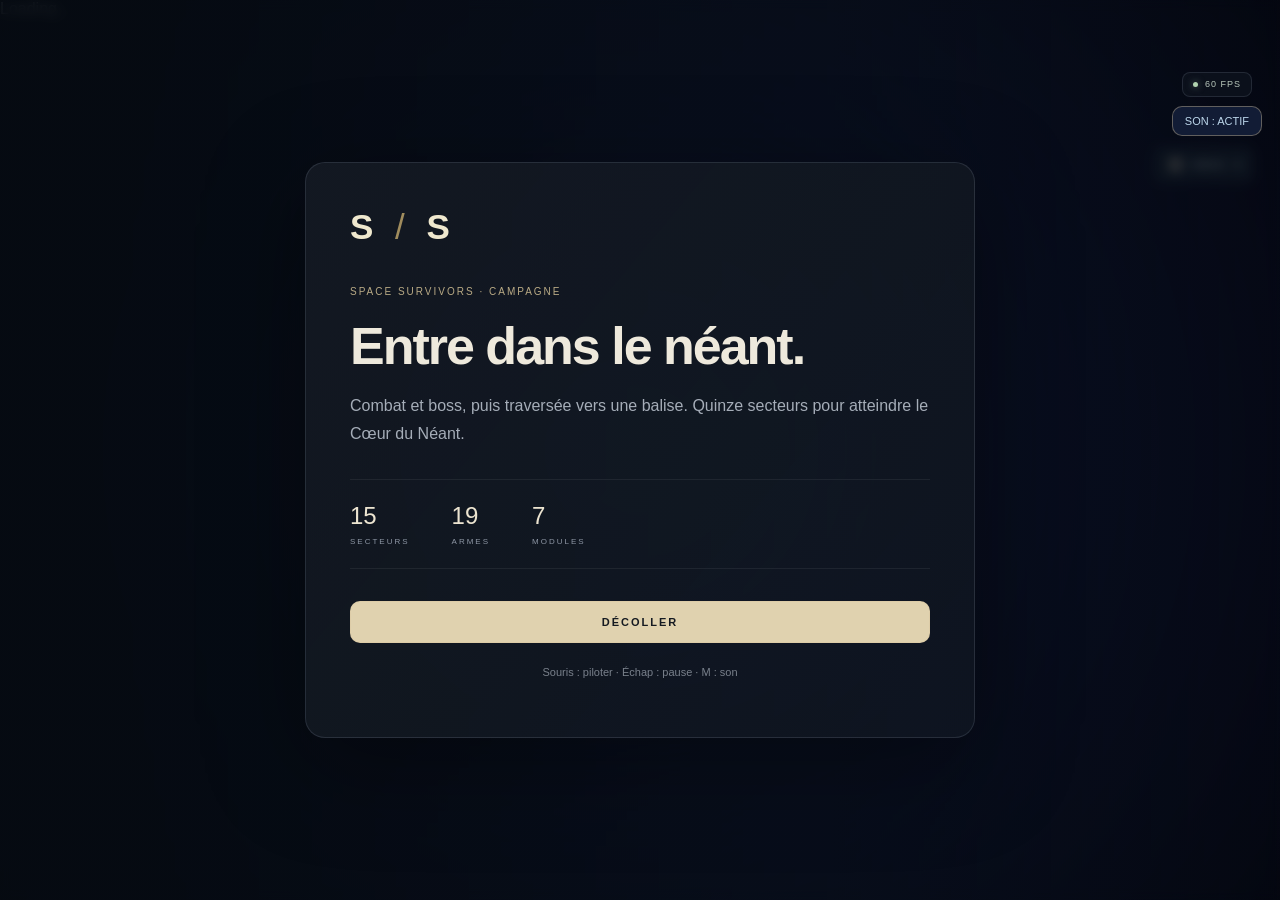
<file: index.html>
<!doctype html>
<html lang="fr">
  <head>
    <meta charset="utf-8">
    <meta name="viewport" content="width=device-width, initial-scale=1">
    <meta name="theme-color" content="#080b18">
    <title>Space Survivors</title>
    <meta http-equiv="refresh" content="0; url=11-SpaceSurvivors/">
    <style>
      html,
      body {
        height: 100%;
        margin: 0;
        display: grid;
        place-items: center;
        background: #080b18;
        color: #eee9dc;
        font-family: monospace;
      }

      a {
        color: #72f1ff;
      }
    </style>
  </head>
  <body>
    <p>Chargement de <a href="11-SpaceSurvivors/">Space Survivors</a>…</p>
  </body>
</html>
</file>
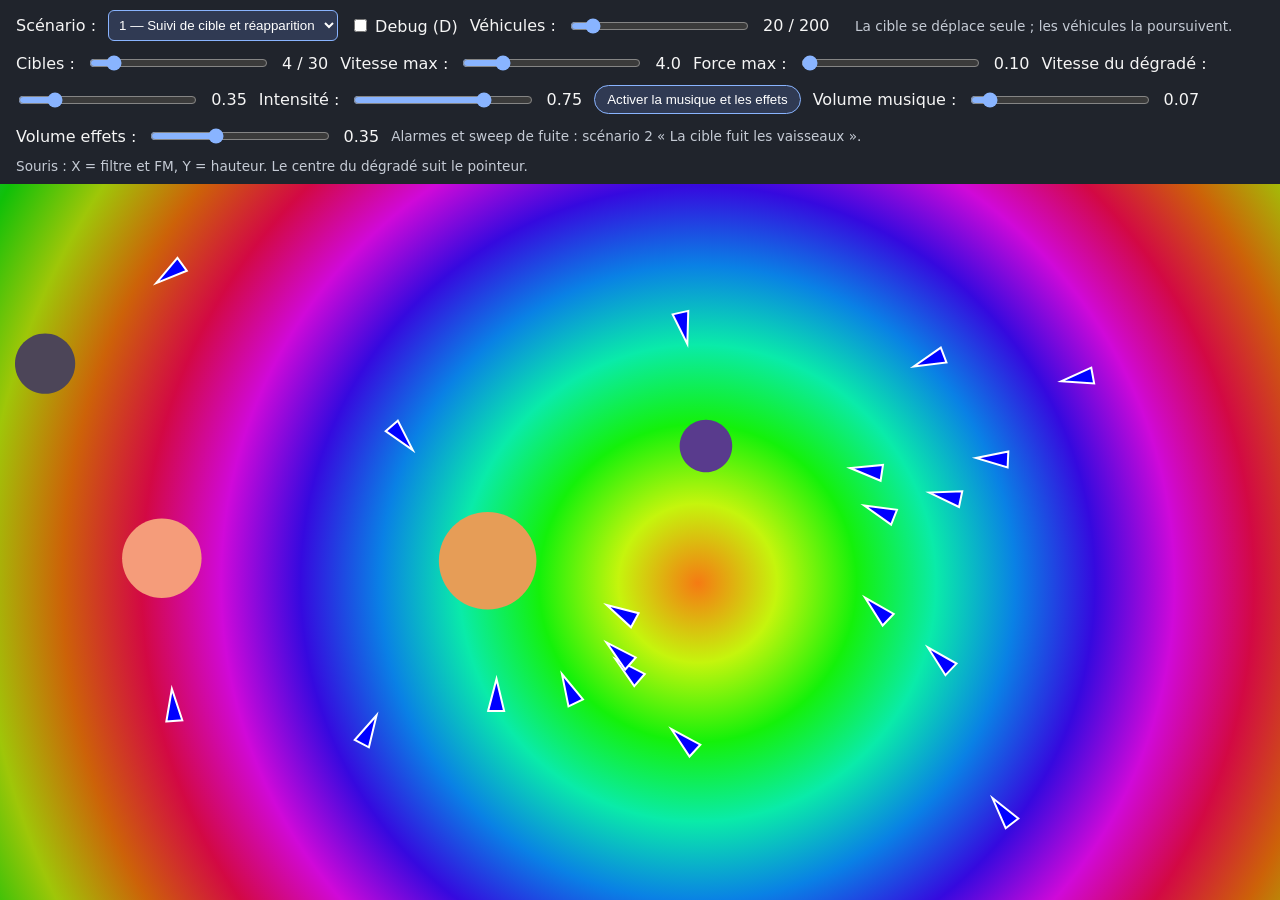
<file: 1-Seek/index.html>
<!DOCTYPE html>
<html lang="fr">
  <head>
    <meta charset="utf-8">
    <meta name="viewport" content="width=device-width, initial-scale=1.0">
    <title>Seek — population de véhicules</title>
    <link rel="stylesheet" href="style.css">
    <script src="libraries/p5.min.js"></script>
    <script src="libraries/audio.js"></script>
    <script src="libraries/jsfx.js"></script>
    <script src="libraries/jsfxlib.js"></script>
    <script src="libraries/webaudiox.js"></script>
    <script src="vehicle.js"></script>
    <script src="population.js"></script>
    <script src="seekVehicle.js"></script>
    <script src="target.js"></script>
    <script src="targetFutante.js"></script>
    <script src="scenarios.js"></script>
    <script src="audio.js"></script>
    <script src="effectsAudio.js"></script>
    <script src="sketch.js"></script>
  </head>
  <body>
    <header id="controls">
      <label for="scenario">Scénario :</label>
      <select id="scenario">
        <option value="normal">1 — Suivi de cible et réapparition</option>
        <option value="flee">2 — La cible fuit les vaisseaux</option>
      </select>
      <label><input id="debug" type="checkbox"> Debug (D)</label>
      <fieldset id="flee-controls" hidden>
        <legend>Fuite et endurance</legend>
        <label for="detection-radius">Détection :</label>
        <input id="detection-radius" type="range" min="50" max="500" step="1" value="200">
        <output id="detection-radius-value">200 px</output>
        <label for="exit-distance">Distance de sécurité :</label>
        <input id="exit-distance" type="range" min="100" max="800" step="1" value="300">
        <output id="exit-distance-value">300 px</output>
        <label for="flee-duration">Durée max :</label>
        <input id="flee-duration" type="range" min="0.5" max="10" step="0.1" value="2.5">
        <output id="flee-duration-value">2.5 s</output>
      </fieldset>
      <label for="vehicle-count">Véhicules :</label>
      <input id="vehicle-count" type="range" min="1" max="200" step="1" value="20">
      <output id="vehicle-count-value" for="vehicle-count">20 / 200</output>
      <span class="hint">La cible se déplace seule ; les véhicules la poursuivent.</span>
      <label for="target-count">Cibles :</label>
      <input id="target-count" type="range" min="1" max="30" step="1" value="4">
      <output id="target-count-value" for="target-count">4 / 30</output>
      <label for="max-speed">Vitesse max :</label>
      <input id="max-speed" type="range" min="0" max="20" step="0.1" value="4">
      <output id="max-speed-value" for="max-speed">4</output>
      <label for="max-force">Force max :</label>
      <input id="max-force" type="range" min="0" max="10" step="0.01" value="0.1">
      <output id="max-force-value" for="max-force">0.10</output>
      <label for="gradient-speed">Vitesse du dégradé :</label>
      <input id="gradient-speed" type="range" min="0" max="2" step="0.01" value="0.35">
      <output id="gradient-speed-value" for="gradient-speed">0.35</output>
      <label for="gradient-depth">Intensité :</label>
      <input id="gradient-depth" type="range" min="0" max="1" step="0.01" value="0.75">
      <output id="gradient-depth-value" for="gradient-depth">0.75</output>
      <button id="audio-toggle" type="button" aria-pressed="false">Activer la musique et les effets</button>
      <label for="music-volume">Volume musique :</label>
      <input id="music-volume" type="range" min="0" max="1" step="0.01" value="0.07">
      <output id="music-volume-value" for="music-volume">0.07</output>
      <label for="effects-volume">Volume effets :</label>
      <input id="effects-volume" type="range" min="0" max="1" step="0.01" value="0.35">
      <output id="effects-volume-value" for="effects-volume">0.35</output>
      <span class="hint">Alarmes et sweep de fuite : scénario 2 « La cible fuit les vaisseaux ».</span>
      <span class="hint">Souris : X = filtre et FM, Y = hauteur. Le centre du dégradé suit le pointeur.</span>
    </header>
    <main id="scene" aria-label="Simulation de véhicules poursuivant une cible"></main>
  </body>
</html>
</file>
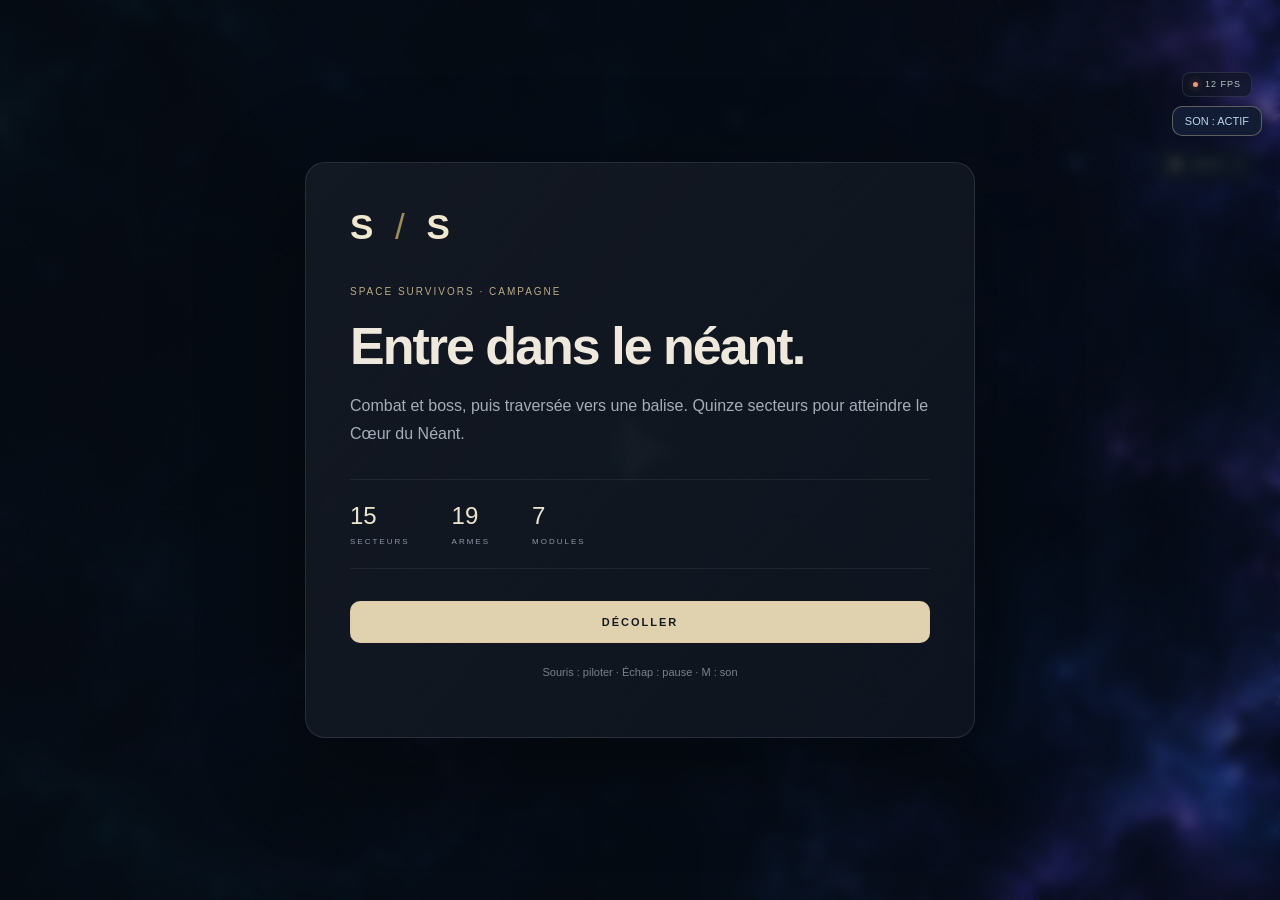
<file: 11-SpaceSurvivors/index.html>
<!doctype html>
<html lang="fr">
  <head>
    <meta charset="utf-8">
    <meta name="viewport" content="width=device-width, initial-scale=1">
    <title>Space Survivors</title>
    <link rel="stylesheet" href="style.css">
  </head>
  <body>
    <main class="game-shell">
      <aside id="flight-hud" class="flight-hud" aria-label="Instruments de vol" hidden></aside>
      <div class="hud-performance" aria-label="Images par seconde"><span class="performance-light"></span><span id="hud-fps">60 FPS</span></div>
      <section id="session-menu" class="session-menu" aria-label="Menu du jeu">
        <div class="session-card">
          <div class="menu-brand">S <span>/</span> S</div>
          <p class="eyebrow">SPACE SURVIVORS · CAMPAGNE</p>
          <h2 id="session-title">Entre dans le néant.</h2>
          <p id="session-description">Combat et boss, puis traversée vers une balise. Quinze secteurs pour atteindre le Cœur du Néant.</p>
          <div class="session-facts"><span>15 <small>SECTEURS</small></span><span>19 <small>ARMES</small></span><span>7 <small>MODULES</small></span></div>
          <section id="session-results" class="session-results" aria-label="Bilan de l’expédition" hidden>
            <p id="session-results-caption" class="eyebrow"></p>
            <dl id="session-results-grid" class="result-grid"></dl>
          </section>
          <button id="session-action" type="button">DÉCOLLER</button>
          <p class="controls">Souris : piloter · Échap : pause · M : son</p>
        </div>
      </section>
      <section id="upgrade-menu" class="upgrade-menu" aria-label="Choix d’amélioration" hidden>
        <div class="upgrade-heading">
          <p class="eyebrow">ÉVOLUTION DU VAISSEAU</p>
          <h2>Une nouvelle possibilité.</h2>
          <p>Choisis un équipement. Reprends-le pour augmenter son niveau.</p>
        </div>
        <div id="upgrade-cards" class="upgrade-cards"></div>
        <p class="upgrade-hint">1 · 2 · 3 pour choisir &nbsp; / &nbsp; ou clique sur une carte</p>
      </section>
      <button id="sound-toggle" class="sound-toggle" type="button">SON : ACTIF</button>
      <label class="debug-switch"><input id="debug-toggle" type="checkbox"> DEBUG · D</label>
      <div id="debug-legend" class="debug-legend" hidden>DEBUG TP · vaisseaux et armes · vert : vitesse · orange : force · cyan : collision · pointillé : cible et freinage</div>
      <section id="sector-menu" class="sector-menu" aria-label="Secteur terminé" hidden>
        <div class="sector-card">
          <p id="sector-complete-label" class="eyebrow"></p>
          <div class="sector-emblem" aria-hidden="true">✦</div>
          <h2 id="sector-next-title"></h2>
          <p id="sector-next-mode" class="sector-next-mode"></p>
          <p id="sector-next-description"></p>
          <dl id="sector-results" class="result-grid" aria-label="Bilan du secteur"></dl>
          <p id="sector-loadout-summary" class="sector-summary"></p>
          <button id="sector-continue" type="button">VERS LE NIVEAU SUIVANT ↗</button>
          <small>ENTRÉE POUR CONTINUER</small>
        </div>
      </section>
      <script src="libraries/p5.min.js"></script>
      <script src="../1-Seek/vehicle.js"></script>
      <script src="steering.js"></script>
      <script src="SpaceVehicle.js"></script>
      <script src="SpatialGrid.js"></script>
      <script src="SpriteCache.js"></script>
      <script src="DebugRenderer.js"></script>
      <script src="Player.js"></script>
      <script src="OrbitalCannon.js"></script>
      <script src="AllyDrone.js"></script>
      <script src="Enemy.js"></script>
      <script src="Boss.js"></script>
      <script src="ArenaGuard.js"></script>
      <script src="BossArena.js"></script>
      <script src="Projectile.js"></script>
      <script src="OrbitalBlade.js"></script>
      <script src="RicochetProjectile.js"></script>
      <script src="EnemyProjectile.js"></script>
      <script src="AttackEffect.js"></script>
      <script src="SingularityField.js"></script>
      <script src="ShelterBubble.js"></script>
      <script src="DestinationGate.js"></script>
      <script src="Particle.js"></script>
      <script src="BossDeathEffect.js"></script>
      <script src="Pickup.js"></script>
      <script src="UpgradeCatalog.js"></script>
      <script src="WeaponSystem.js"></script>
      <script src="AudioSystem.js"></script>
      <script src="ProgressStats.js"></script>
      <script src="Game.js"></script>
      <script src="SpaceBackdrop.js"></script>
      <script src="NavigationHud.js"></script>
      <script src="Hud.js"></script>
      <script src="UpgradeMenu.js"></script>
      <script src="SectorMenu.js"></script>
      <script src="sketch.js"></script>
    </main>
  </body>
</html>
</file>
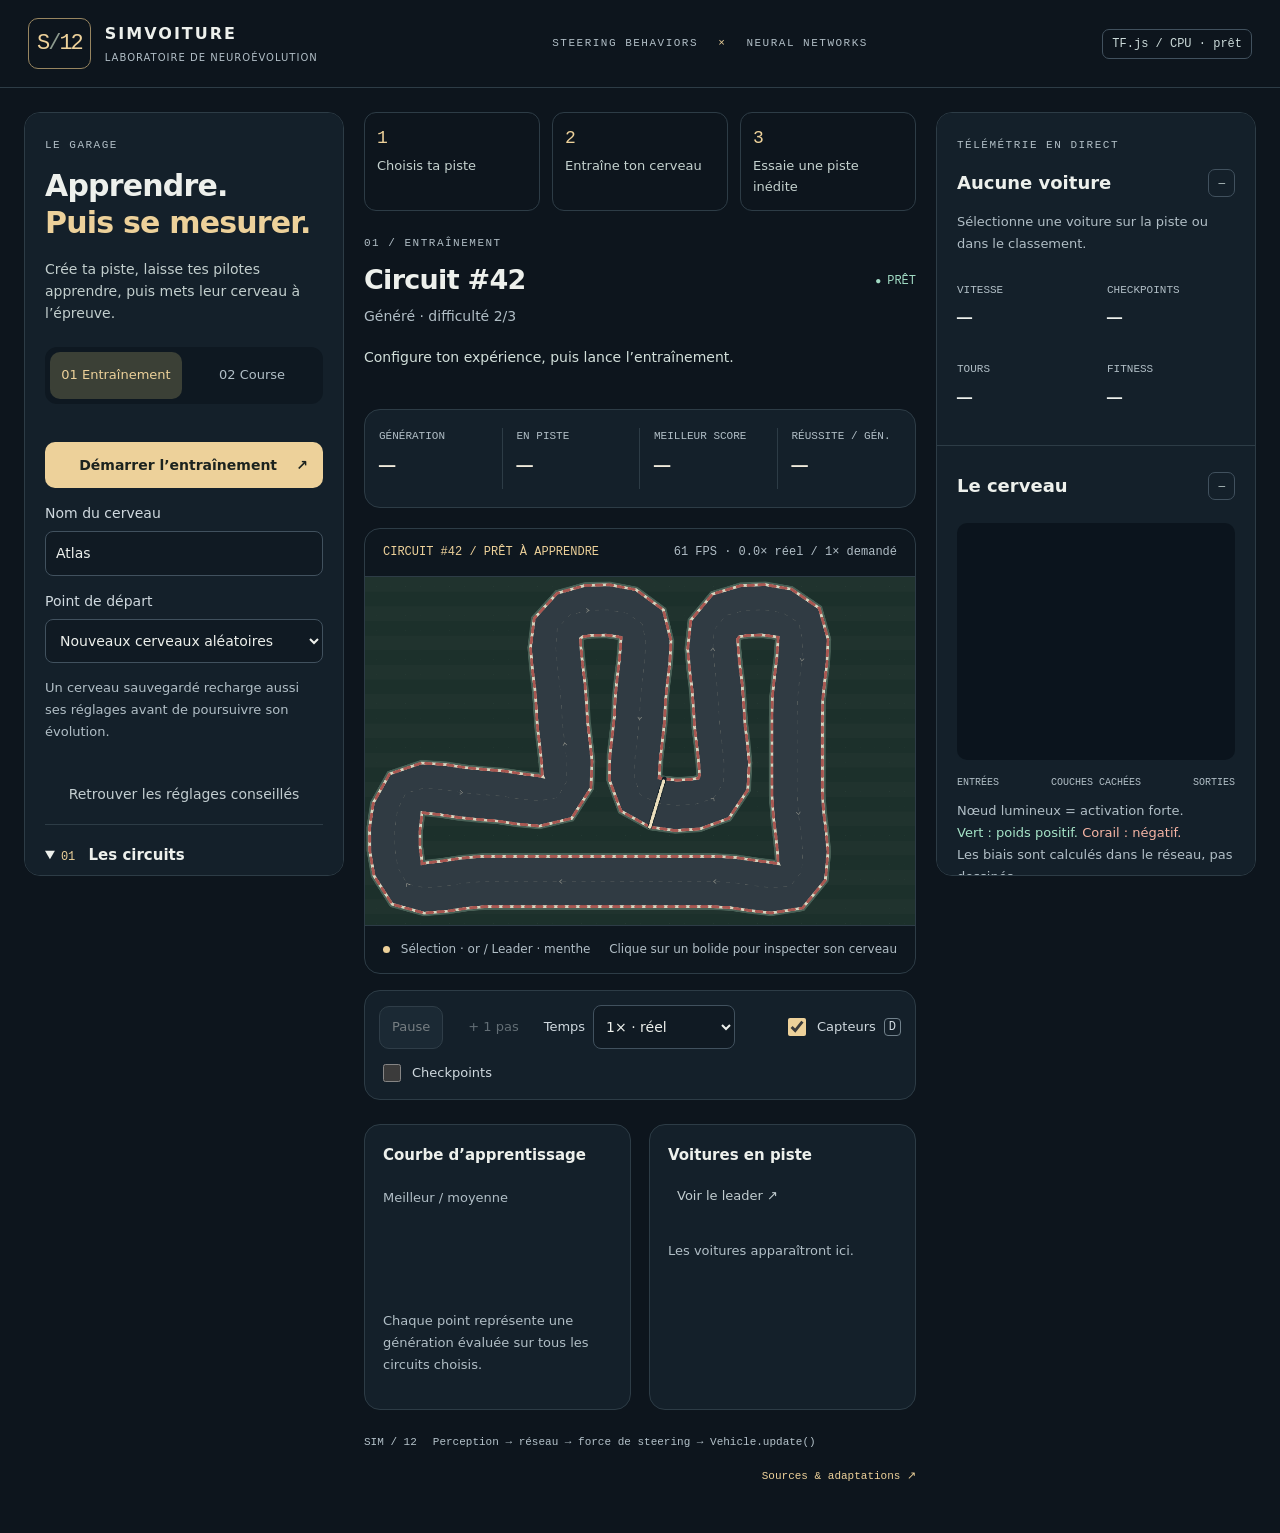
<file: 12-SIMvoiture/index.html>
<!doctype html>
<html lang="fr">
<head>
  <meta charset="utf-8">
  <meta name="viewport" content="width=device-width, initial-scale=1">
  <title>SIMvoiture — Laboratoire de neuroévolution</title>
  <link rel="stylesheet" href="style.css?v=20261020-course">
</head>
<body>
  <header class="topbar">
    <a class="brand" href="index.html"><span class="brand-mark">S<span>/</span>12</span><span>SIMVOITURE<small>LABORATOIRE DE NEUROÉVOLUTION</small></span></a>
    <span class="edition">STEERING BEHAVIORS <span>×</span> NEURAL NETWORKS</span>
    <span id="engine-status" class="pill">Chargement du moteur…</span>
  </header>
  <main>
    <aside class="settings panel">
      <div class="eyebrow">LE GARAGE</div>
      <h1>Apprendre.<br><em>Puis se mesurer.</em></h1>
      <p class="welcome">Crée ta piste, laisse tes pilotes apprendre, puis mets leur cerveau à l’épreuve.</p>
      <div class="tabs" role="group" aria-label="Mode">
        <button id="training-tab" class="active" aria-pressed="true">01 Entraînement</button>
        <button id="race-tab" aria-pressed="false">02 Course</button>
      </div>
      <form id="training-form">
        <button id="start-training" class="primary wide" type="submit">Démarrer l’entraînement <span>↗</span></button>
        <label>Nom du cerveau<input id="name" maxlength="40" value="Atlas" required></label>
        <label>Point de départ<select id="seed-brain"><option value="">Nouveaux cerveaux aléatoires</option></select></label>
        <p class="hint">Un cerveau sauvegardé recharge aussi ses réglages avant de poursuivre son évolution.</p>
        <button id="recommended" type="button" class="quiet wide">Retrouver les réglages conseillés</button>
        <details open>
          <summary><span>01</span> Les circuits</summary>
          <label>Où apprendre ?<select id="track-source"><option value="random" selected>De vrais circuits aléatoires</option><option value="fixed">Les 3 circuits de référence</option></select></label>
          <div id="random-settings">
            <p class="hint">Le générateur construit une nouvelle boucle, puis la lisse. La graine permet de retrouver exactement cette piste.</p>
            <div class="fields" id="random-fields"></div>
            <button id="new-training-track" type="button" class="secondary wide">↻ Générer une autre piste</button>
            <p class="hint">Les pistes choisies restent fixes pendant une expérience pour comparer les générations équitablement.</p>
          </div>
          <div id="track-options" class="track-options" hidden>
            <label><input type="checkbox" name="track" value="aurora" checked><span>Aurora<small>Anneau · idéal pour débuter</small></span></label>
            <label><input type="checkbox" name="track" value="lagune"><span>Lagune<small>Courbes et changements d’appui</small></span></label>
            <label><input type="checkbox" name="track" value="sierra"><span>Sierra<small>Épingles · technique</small></span></label>
          </div>
          <p class="hint">Plusieurs pistes : chaque cerveau passe sur chacune avant la sélection.</p>
          <div class="fields" id="track-fields"></div>
        </details>
        <details>
          <summary><span>02</span> Le réseau neuronal</summary>
          <div class="fields" id="network-fields"></div>
          <label class="check"><input id="speedInput" type="checkbox" checked> Ajouter la vitesse aux entrées</label>
          <label>Couches cachées<input id="hidden" value="12" placeholder="Ex. 16, 12" required></label>
          <label>Activation cachée<select id="activation"><option value="sigmoid">Sigmoïde · TP d’origine</option><option value="tanh">Tangente hyperbolique</option><option value="relu">ReLU</option></select></label>
          <p id="architecture" class="architecture"></p>
          <p class="hint">Deux sorties sigmoïdes : direction et vitesse. Les entrées proviennent des capteurs, jamais du tracé.</p>
        </details>
        <details>
          <summary><span>03</span> Voiture & perception</summary>
          <div class="fields" id="car-fields"></div>
        </details>
        <details>
          <summary><span>04</span> Évolution génétique</summary>
          <div class="fields" id="evolution-fields"></div>
          <label class="check"><input id="autoStop" type="checkbox"> Pause si 60 % réussissent toutes les pistes</label>
          <p class="hint">Tournoi, copie et mutation gaussienne des poids. Pas de rétropropagation. La graine fixe les tirages d’évolution, pas les poids TensorFlow initiaux.</p>
        </details>
        <button class="primary wide" type="submit">Appliquer mes réglages <span>↗</span></button>
        <p class="hint">Appliquer les réglages démarre une nouvelle population. Sauvegarde ton meilleur cerveau avant.</p>
      </form>
      <form id="race-form" hidden>
        <p class="hint">Sélectionne 2 à 8 cerveaux dans la bibliothèque. Même piste et mêmes limites physiques ; capteurs et réseaux conservés.</p>
        <label>Circuit<select id="race-track"><option value="random">Circuit généré aléatoirement</option><option value="aurora">Aurora</option><option value="lagune">Lagune</option><option value="sierra">Sierra</option></select></label>
        <div class="fields" id="race-random-fields"></div>
        <button id="new-race-track" type="button" class="secondary wide">↻ Une autre graine</button>
        <div class="fields" id="race-fields"></div>
        <button type="submit" class="primary wide">Lancer la course <span>↗</span></button>
        <button id="test-unseen" type="button" class="secondary wide">Tester une piste inédite</button>
        <p class="hint">Test inédit : coche au moins 1 cerveau. Une graine non utilisée pour son entraînement est choisie, sans modifier ses poids. Réussir une piste ne garantit pas de réussir la suivante.</p>
        <p class="hint">Course fantôme : pas de collisions entre voitures. Aucun apprentissage pendant la course.</p>
      </form>
      <section class="library">
        <div class="section-title"><h2>Bibliothèque</h2><label class="file-button" for="import-brain">+ Importer</label></div>
        <input id="import-brain" type="file" accept=".json,application/json" multiple hidden>
        <div id="brain-list"></div>
        <button id="save-brain" class="secondary wide" disabled>Enregistrer le meilleur cerveau</button>
        <p class="hint">Stockage dans ce navigateur. Exporte un JSON pour garder une copie portable.</p>
      </section>
    </aside>
    <section class="workspace">
      <div class="quick-guide" aria-label="Comment commencer"><span><b>1</b> Choisis ta piste</span><span><b>2</b> Entraîne ton cerveau</span><span><b>3</b> Essaie une piste inédite</span></div>
      <div class="workspace-heading"><div><div class="eyebrow" id="mode-label">01 / ENTRAÎNEMENT</div><h2 id="track-name">Aurora <span>Circuit d’apprentissage</span></h2></div><span class="live-dot" id="run-state">PRÊT</span></div>
      <div id="message" role="status" aria-live="polite">Configure ton expérience, puis lance l’entraînement.</div>
      <div class="telemetry panel">
        <div><small id="stat-label-1">GÉNÉRATION</small><strong id="stat-1">—</strong></div>
        <div><small id="stat-label-2">EN PISTE</small><strong id="stat-2">—</strong></div>
        <div><small id="stat-label-3">MEILLEUR SCORE</small><strong id="stat-3">—</strong></div>
        <div><small id="stat-label-4">RÉUSSITE / GÉN.</small><strong id="stat-4">—</strong></div>
      </div>
      <div class="track-panel panel">
        <div class="track-toolbar"><span id="circuit-info">AURORA / 01</span><span id="performance">60 Hz · simulation fixe</span></div>
        <div id="track-canvas"></div>
        <div class="canvas-footer"><span><i class="key-dot"></i> Sélection · or / Leader · menthe</span><span>Clique sur un bolide pour inspecter son cerveau</span></div>
      </div>
      <div class="transport panel">
        <button id="pause" class="secondary" disabled>Pause</button><button id="step" class="quiet" disabled>+ 1 pas</button>
        <label>Temps<select id="time-scale"><option value="0.25">¼× · ralenti</option><option value="0.5">½×</option><option value="1" selected>1× · réel</option><option value="2">2×</option><option value="4">4×</option><option value="8">8×</option><option value="16">16×</option><option value="32">32×</option><option value="64">64×</option><option value="128">128×</option><option value="256">256×</option><option value="max">MAX · sans plafond</option></select></label>
        <label class="check"><input id="debug" type="checkbox" checked> Capteurs <kbd>D</kbd></label>
        <label class="check"><input id="checkpoints" type="checkbox"> Checkpoints</label>
      </div>
      <div class="lower-grid">
        <section class="panel history-panel"><div class="section-title"><h2>Courbe d’apprentissage</h2><span class="hint">Meilleur / moyenne</span></div><canvas id="history" width="540" height="110" aria-label="Fitness par génération"></canvas><p id="history-caption" class="hint">Chaque point représente une génération évaluée sur tous les circuits choisis.</p></section>
        <section class="panel ranking-panel"><div class="section-title"><h2 id="ranking-title">Voitures en piste</h2><button id="select-leader" class="quiet">Voir le leader ↗</button></div><div id="standings" class="standings"><p class="hint">Les voitures apparaîtront ici.</p></div></section>
      </div>
      <footer>SIM / 12 <span>Perception → réseau → force de steering → Vehicle.update()</span><a href="analyseSIMvoiture.md" target="_blank">Sources & adaptations ↗</a></footer>
    </section>
    <aside class="inspector panel">
      <div class="eyebrow">TÉLÉMÉTRIE EN DIRECT</div><div class="section-title"><h2 id="car-name">Aucune voiture</h2><span class="pill" id="car-state">—</span></div>
      <p id="car-description" class="hint">Sélectionne une voiture sur la piste ou dans le classement.</p>
      <canvas id="car-preview" width="280" height="96" aria-label="Livrée du bolide sélectionné" hidden></canvas>
      <div class="car-stats"><div><small>VITESSE</small><strong id="car-speed">—</strong></div><div><small>CHECKPOINTS</small><strong id="car-checkpoints">—</strong></div><div><small>TOURS</small><strong id="car-laps">—</strong></div><div><small>FITNESS</small><strong id="car-fitness">—</strong></div></div>
      <div class="inspector-divider"></div><div class="section-title"><h2>Le cerveau</h2><span class="pill" id="network-shape">—</span></div>
      <canvas id="network" width="340" height="290" aria-label="Activations réelles et connexions pondérées du réseau sélectionné"></canvas>
      <div class="network-labels"><span>ENTRÉES</span><span>COUCHES CACHÉES</span><span>SORTIES</span></div>
      <p class="hint">Nœud lumineux = activation forte.<br><span class="positive">Vert : poids positif.</span> <span class="negative">Corail : négatif.</span><br>Les biais sont calculés dans le réseau, pas dessinés.</p>
      <h3>Ce qu’elle perçoit</h3><div id="sensor-values" class="sensor-values"></div>
      <h3>Ce qu’elle décide</h3><label class="output-label">Direction <span id="turn-value">—</span></label><meter id="turn-meter" min="0" max="1" value="0.5"></meter><label class="output-label">Accélération cible <span id="throttle-value">—</span></label><meter id="throttle-meter" min="0" max="1" value="0.5"></meter>
      <p class="hint">Debug D : rayons dorés (corail près d’un mur), vitesse verte, force orange. La ligne menthe indique le prochain checkpoint, sans piloter la voiture.</p>
      <p class="hint">La direction fait tourner la vitesse désirée. La force résultante reste limitée à maxForce, puis la locomotion héritée déplace la voiture.</p>
    </aside>
  </main>
  <script src="vendor/p5.min.js"></script>
  <script src="vendor/tf.min.js"></script>
  <script src="../1-Seek/vehicle.js"></script>
  <script src="../9b%20-%20Voiture%20suit%20circuit%20version%202/js/NeuralNetwork.js"></script>
  <script src="../9b%20-%20Voiture%20suit%20circuit%20version%202/js/Ray.js"></script>
  <script src="../9b%20-%20Voiture%20suit%20circuit%20version%202/js/Track.js"></script>
  <script src="../9b%20-%20Voiture%20suit%20circuit%20version%202/js/utils.js"></script>
  <script src="Config.js"></script>
  <script src="DenseInference.js"></script>
  <script src="Brain.js"></script>
  <script src="TrackWall.js"></script>
  <script src="WallIndex.js"></script>
  <script src="CircuitGenerator.js"></script>
  <script src="Track.js?v=20261020-course"></script>
  <script src="CarRenderer.js?v=20261020-course"></script>
  <script src="SimCar.js?v=20261020-course"></script>
  <script src="BrainStore.js"></script>
  <script src="Evolution.js"></script>
  <script src="Race.js"></script>
  <script src="NetworkView.js"></script>
  <script src="SimulationClock.js"></script>
  <script src="TrackRenderer.js?v=20261020-course"></script>
  <script src="UI.js?v=20261020-course"></script>
  <script src="sketch.js"></script>
</body>
</html>
</file>
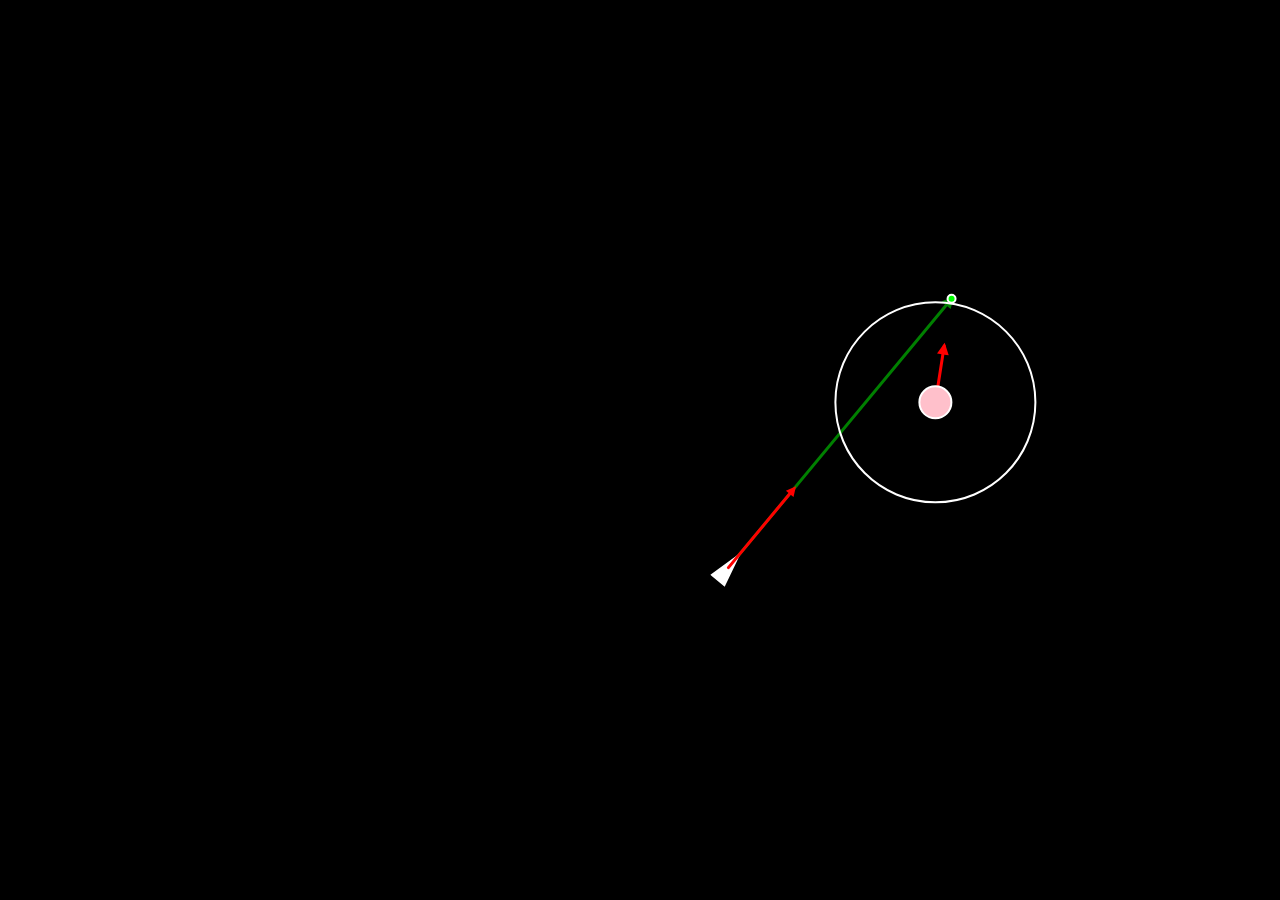
<file: 2-PursueEvade/index.html>
<!DOCTYPE html>
<html lang="en">
  <head>
    <meta charset="utf-8" />
    <meta name="viewport" content="width=device-width, initial-scale=1.0">

    <title>Sketch</title>

    <link rel="stylesheet" type="text/css" href="style.css">

    <script src="libraries/p5.min.js"></script>
    <script src="libraries/p5.sound.min.js"></script>
    <script src="vehicle.js"></script>
    <script src="target.js"></script>
    <script src="bouncingBall.js"></script>
    <script src="sketch.js"></script>
  </head>
  <body>
    <!-- Pas besoin de déclarer un canvas pour dessiner en P5.js -->
  </body>
</html>
</file>
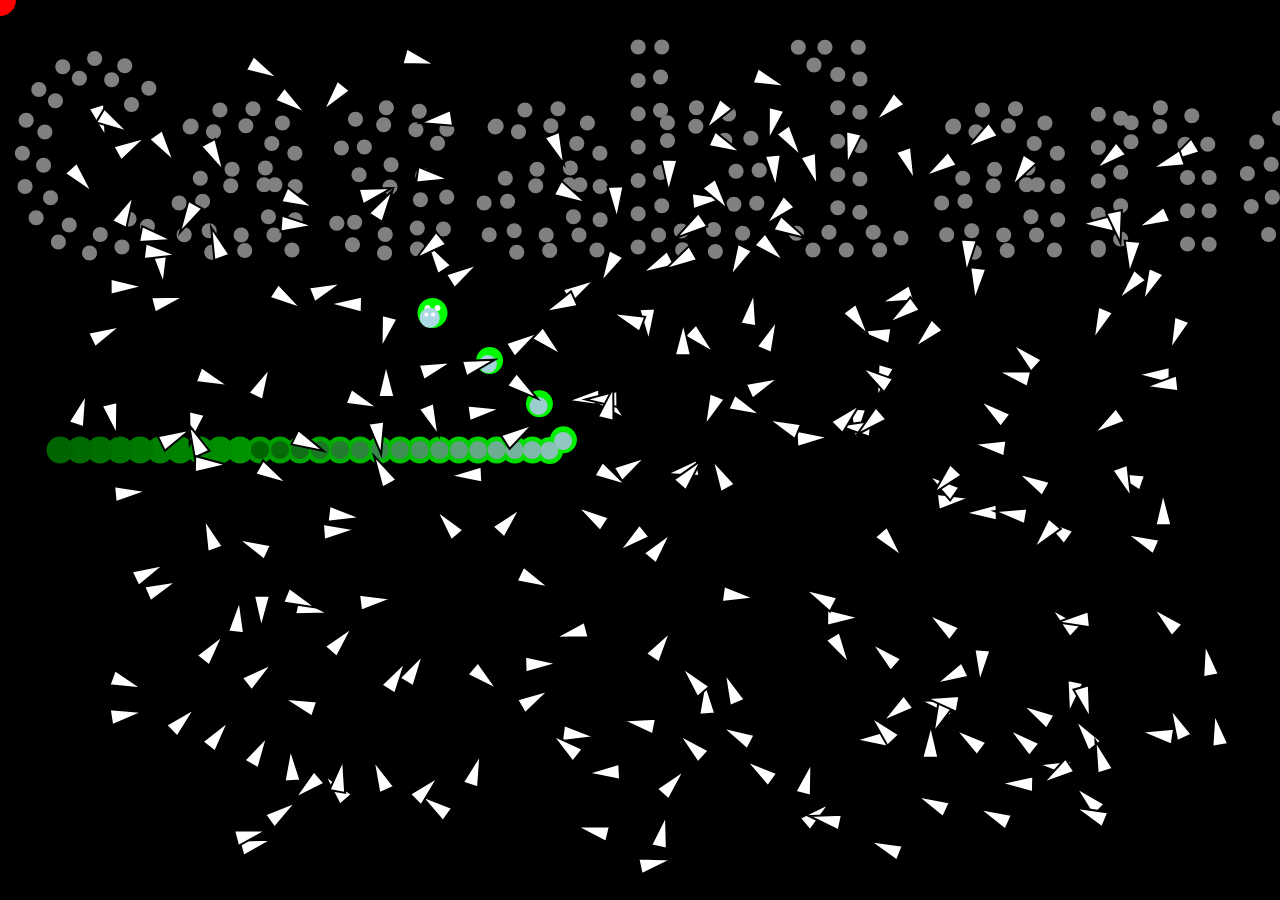
<file: 3-Arrival_correction/index.html>
<!DOCTYPE html>
<html lang="en">
  <head>
    <meta charset="utf-8" />
    <meta name="viewport" content="width=device-width, initial-scale=1.0">

    <title>Sketch</title>

    <link rel="stylesheet" type="text/css" href="style.css">

    <script src="libraries/p5.min.js"></script>
    <script src="libraries/p5.sound.min.js"></script>
    <script src="vehicle.js"></script>
    <script src="snake.js"></script>
    <script src="snakeWander.js"> </script>
    <script src="sketch.js"></script>
  </head>
  <body>
    <!-- Pas besoin de déclarer un canvas pour dessiner en P5.js -->
  </body>
</html>
</file>
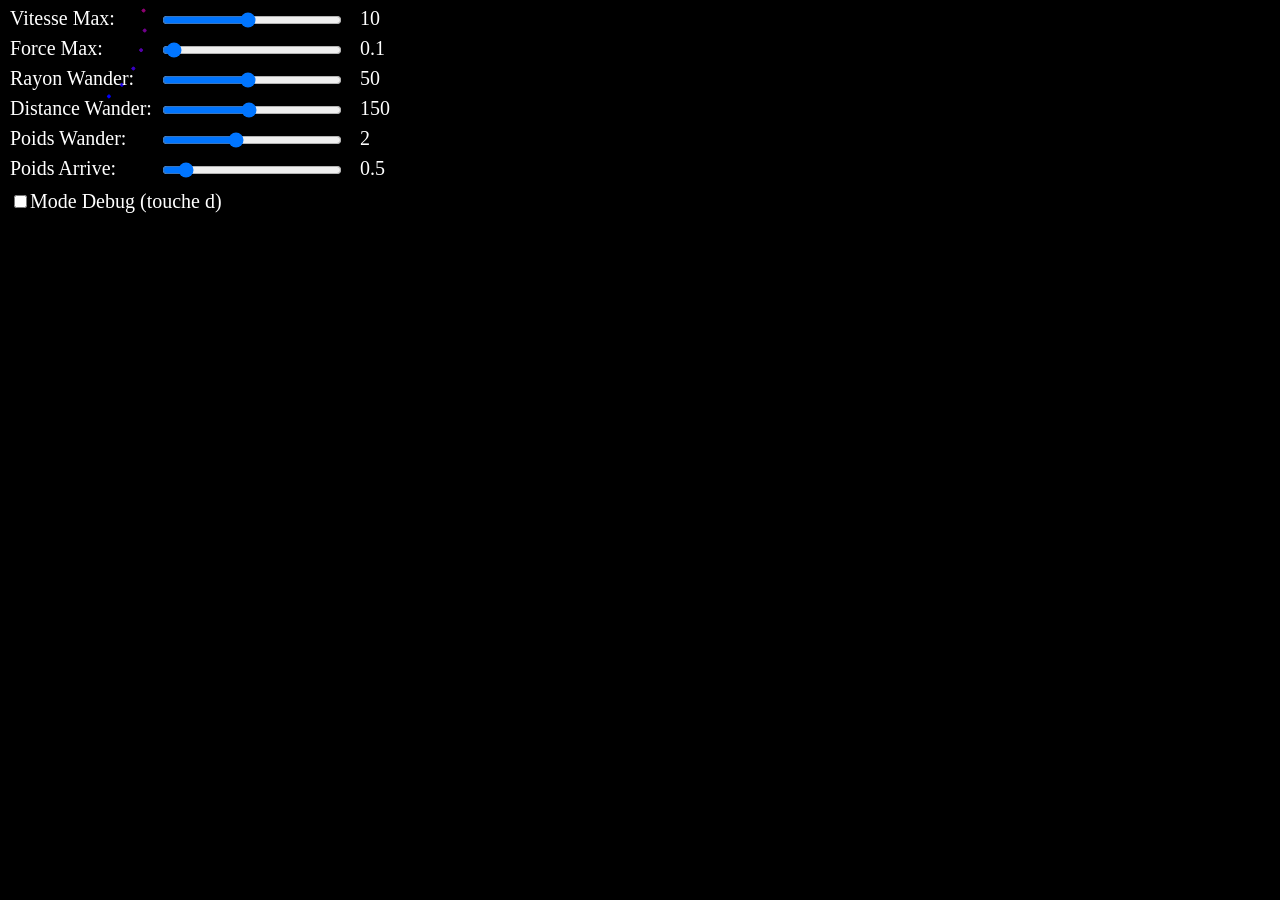
<file: 4-Wander/index.html>
<!DOCTYPE html>
<html lang="en">
  <head>
    <meta charset="utf-8" />
    <meta name="viewport" content="width=device-width, initial-scale=1.0">

    <title>Sketch</title>

    <link rel="stylesheet" type="text/css" href="style.css">

    <script src="libraries/p5.min.js"></script>
    <script src="libraries/p5.sound.min.js"></script>
    <script src="vehicle.js"></script>
    <script src="vaisseau.js"></script>
    <script src="sketch.js"></script>
  </head>
  <body>
    <!-- Pas besoin de déclarer un canvas pour dessiner en P5.js -->
  </body>
</html>
</file>
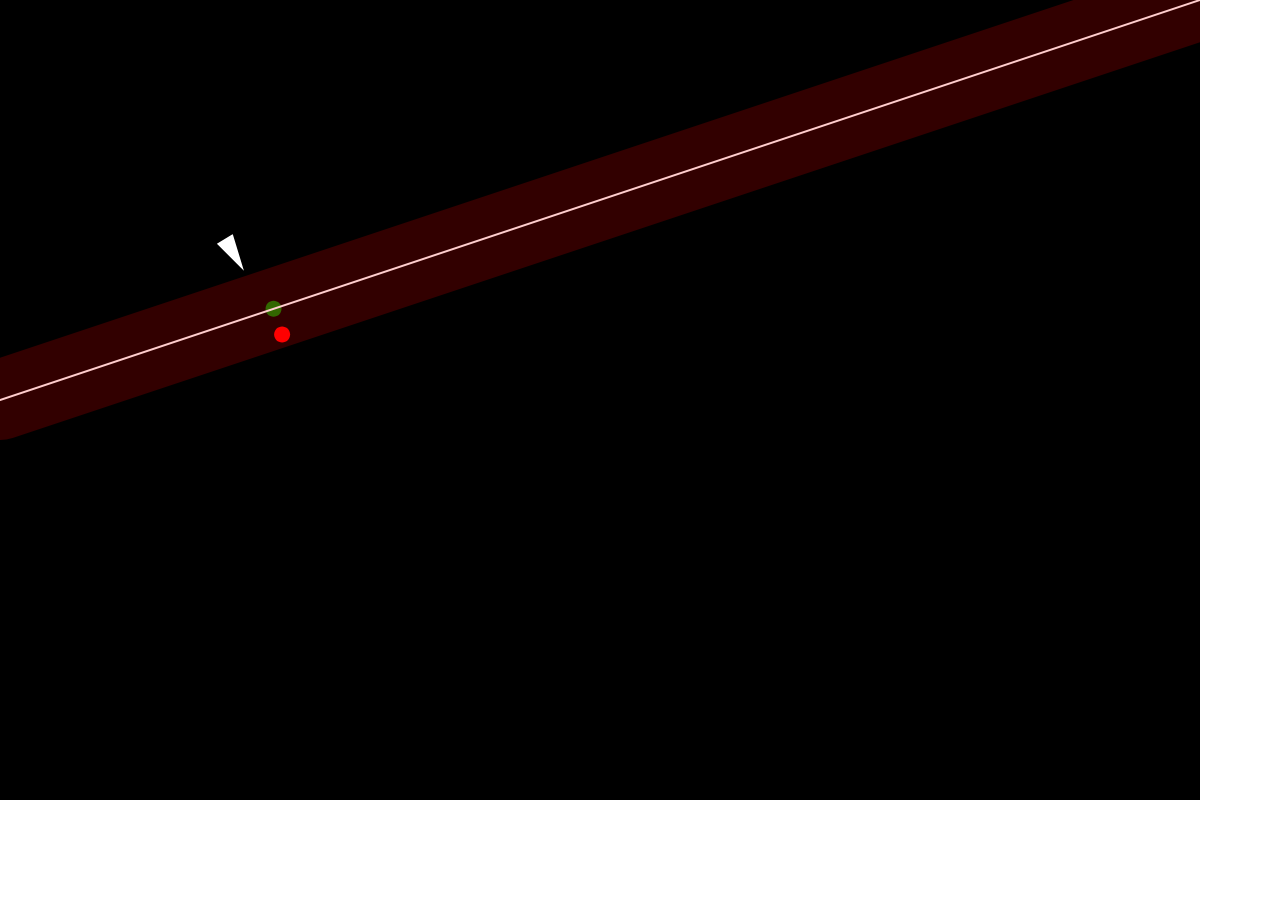
<file: 5-2-PathFollowing/index.html>
<!DOCTYPE html>
<html lang="en">
  <head>
    <meta charset="utf-8" />
    <meta name="viewport" content="width=device-width, initial-scale=1.0">

    <title>Sketch</title>

    <link rel="stylesheet" type="text/css" href="style.css">

    <script src="libraries/p5.min.js"></script>
    <script src="libraries/p5.sound.min.js"></script>
    <script src="path.js"></script>
    <script src="vehicle.js"></script>
    <script src="sketch.js"></script>
  </head>
  <body>
    <!-- Pas besoin de déclarer un canvas pour dessiner en P5.js -->
  </body>
</html>
</file>
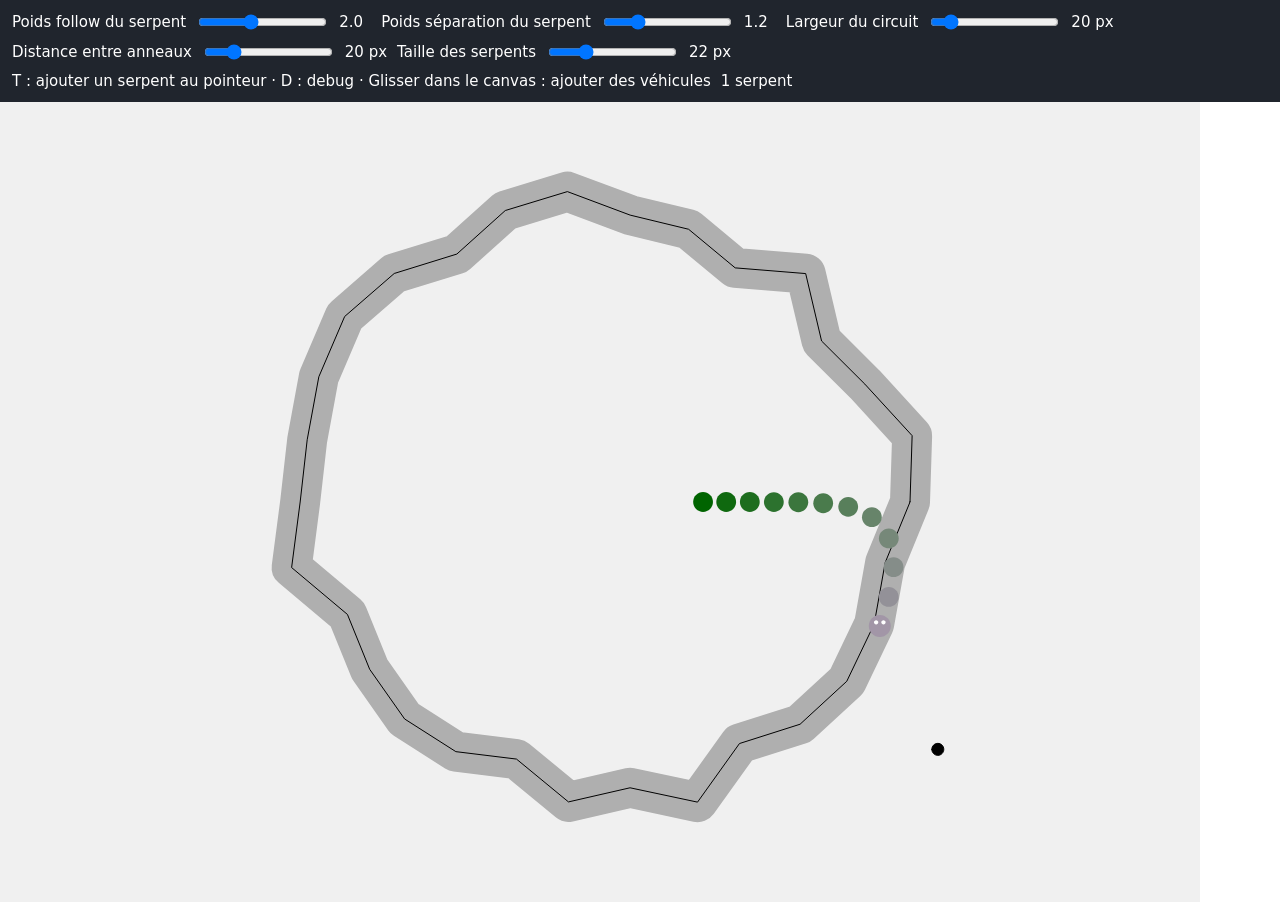
<file: 5-3-PathFollowingComplex/index.html>
<!DOCTYPE html>
<html lang="en">
  <head>
    <meta charset="utf-8" />
    <meta name="viewport" content="width=device-width, initial-scale=1.0">

    <title>Sketch</title>

    <link rel="stylesheet" type="text/css" href="style.css">

    <script src="libraries/p5.min.js"></script>
    <script src="libraries/p5.sound.min.js"></script>
    <script src="path.js"></script>
    <script src="vehicle.js"></script>
    <script src="snakeSegment.js"></script>
    <script src="snake.js"></script>
    <script src="snakePathFollowing.js"></script>
    <script src="sketch.js"></script>
  </head>
  <body>
    <header id="controls">
      <label for="snake-follow">Poids follow du serpent</label>
      <input id="snake-follow" type="range" min="0" max="5" step="0.1" value="2">
      <output id="snake-follow-value" for="snake-follow">2.0</output>
      <label for="snake-separation">Poids séparation du serpent</label>
      <input id="snake-separation" type="range" min="0" max="5" step="0.1" value="1.2">
      <output id="snake-separation-value" for="snake-separation">1.2</output>
      <label for="circuit-width">Largeur du circuit</label>
      <input id="circuit-width" type="range" min="10" max="100" step="1" value="20">
      <output id="circuit-width-value" for="circuit-width">20 px</output>
      <label for="snake-spacing">Distance entre anneaux</label>
      <input id="snake-spacing" type="range" min="5" max="80" step="1" value="20">
      <output id="snake-spacing-value" for="snake-spacing">20 px</output>
      <label for="snake-size">Taille des serpents</label>
      <input id="snake-size" type="range" min="8" max="60" step="1" value="22">
      <output id="snake-size-value" for="snake-size">22 px</output>
      <span>T : ajouter un serpent au pointeur · D : debug · Glisser dans le canvas : ajouter des véhicules</span>
      <output id="snake-count" aria-live="polite">1 serpent</output>
    </header>
  </body>
</html>
</file>
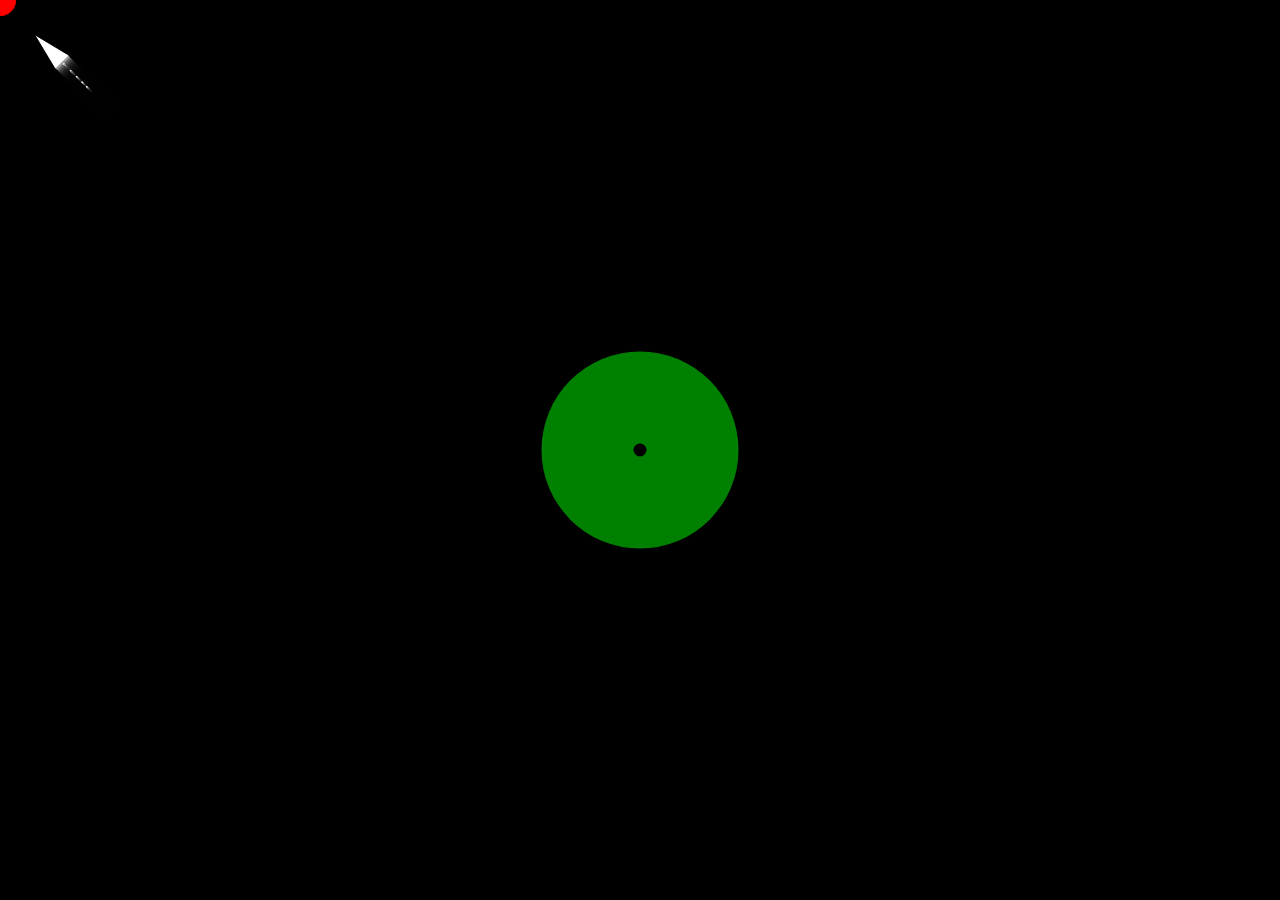
<file: 6-ObstacleAvoidance/index.html>
<!DOCTYPE html>
<html lang="en">
  <head>
    <meta charset="utf-8" />
    <meta name="viewport" content="width=device-width, initial-scale=1.0">

    <title>Sketch</title>

    <link rel="stylesheet" type="text/css" href="style.css">

    <script src="libraries/p5.min.js"></script>
    <script src="libraries/p5.sound.min.js"></script>
    <script src="obstacle.js"></script>
    <script src="vehicle.js"></script>
    <script src="sketch.js"></script>
  </head>
  <body>
    <!-- Pas besoin de déclarer un canvas pour dessiner en P5.js -->
  </body>
</html>
</file>
<file: 1-Seek/style.css>
html, body {
  margin: 0;
  padding: 0;
  background: #000;
  color: #f5f5f5;
  font-family: system-ui, sans-serif;
}

#controls {
  display: flex;
  align-items: center;
  flex-wrap: wrap;
  gap: 8px 12px;
  padding: 10px 16px;
  background: #20242c;
}

#vehicle-count {
  width: clamp(120px, 30vw, 320px);
  min-height: 28px;
  accent-color: #89b4ff;
}

#controls input[type="range"] {
  width: clamp(90px, 14vw, 180px);
  min-height: 24px;
  accent-color: #89b4ff;
}

#controls label {
  white-space: nowrap;
}

#vehicle-count-value {
  min-width: 80px;
  font-variant-numeric: tabular-nums;
}

.hint {
  font-size: 0.85rem;
  color: #c5cbd5;
}

#audio-toggle {
  border: 1px solid #89b4ff;
  border-radius: 999px;
  padding: 6px 12px;
  color: #fff;
  background: #303a53;
  cursor: pointer;
}

canvas {
  display: block;
}

[hidden] { display: none !important; }
#flee-controls { display: flex; align-items: center; flex-wrap: wrap; gap: 8px 12px; border: 1px solid #8c9cb5; border-radius: 8px; }
#controls select { padding: 6px; color: #fff; background: #303a53; border: 1px solid #89b4ff; border-radius: 6px; }
</file>
<file: 11-SpaceSurvivors/style.css>
:root {
  color-scheme: dark;
  font-family: "Segoe UI", Arial, sans-serif;
}

html,
body {
  margin: 0;
  min-width: 100%;
  min-height: 100%;
  overflow: hidden;
  background: radial-gradient(circle at center, #192458 0%, #090d26 42%, #03040d 100%);
}

canvas {
  display: block;
}

.flight-hud {
  position: fixed;
  inset: 0;
  z-index: 3;
  color: #eef0eb;
  pointer-events: none;
  font-variant-numeric: tabular-nums;
}

.flight-hud[hidden], .hud-boss[hidden] { display: none; }
.hud-label, .loadout-caption, .pilot-label, .vital-caption, .experience-row, .boss-caption {
  font-size: 10px;
  font-weight: 600;
  letter-spacing: 1.6px;
}

.hud-mission {
  position: absolute;
  top: 26px;
  left: 28px;
  display: flex;
  align-items: center;
  gap: 16px;
  text-shadow: 0 2px 10px #000;
}

.mission-mark { font-size: 24px; font-weight: 800; color: #efe8ce; }
.mission-mark span { color: #b7a372; font-weight: 300; }
.hud-label { color: #aaafb9; font-size: 8px; }
.mission-wave { font-size: 10px; letter-spacing: 2px; margin-top: 5px; }
.mission-wave strong { font-size: 22px; margin-left: 8px; }
.mission-wave > span { color: #8c929e; }
.wave-track { display: flex; gap: 4px; margin-left: 6px; }
.wave-track i { width: 3px; height: 18px; background: #ffffff20; transform: skew(-20deg); }
.wave-track i.complete { background: #dbc58f; box-shadow: 0 0 9px #dfc68b45; }
.hud-objective { position: absolute; top: 64px; left: 0; display: flex; align-items: center; gap: 10px; min-width: 208px; padding: 9px 12px; border: 1px solid #c7d9de24; border-radius: 10px; color: #d8ded9; background: #101923a8; backdrop-filter: blur(8px); }
.objective-glyph { color: #c7d9c5; font-size: 17px; text-shadow: 0 0 12px #9ed5bf80; }
.hud-objective strong, .hud-objective small { display: block; }
.hud-objective strong { max-width: 190px; overflow: hidden; color: #e8e6d9; font-size: 8px; letter-spacing: 1.1px; text-overflow: ellipsis; white-space: nowrap; }
.hud-objective small { max-width: 210px; margin-top: 4px; overflow: hidden; color: #9ca9ae; font: 9px/1.25 "Segoe UI", Arial, sans-serif; text-overflow: ellipsis; white-space: nowrap; }
.objective-status { margin-left: auto; color: #c4c4a2; font: 7px/1 "Segoe UI", Arial, sans-serif; letter-spacing: 1px; white-space: nowrap; }
.hud-objective.sheltered { border-color: #a7e5ce66; box-shadow: 0 0 22px #89d9ca20; }
.hud-objective.sheltered .objective-status { color: #a7e5ce; }
.navigation-marker { position: absolute; display: flex; flex-direction: column; align-items: center; gap: 5px; transform: translate(-50%, -50%); pointer-events: none; color: #f4e4b7; }
.navigation-marker[hidden] { display: none; }
.navigation-pointer { width: 48px; height: 48px; display: grid; place-items: center; border-radius: 50%; background: #162221df; border: 1px solid #dec8926b; box-shadow: 0 0 28px #b5dc9a20; }
.navigation-pointer svg { width: 34px; height: 34px; fill: #f2dfab; filter: drop-shadow(0 0 5px #e8d19c80); }
.navigation-caption { min-width: 94px; padding: 7px 10px; border: 1px solid #dec89236; border-radius: 8px; text-align: center; background: #101923ed; box-shadow: 0 5px 18px #0006; }
.navigation-caption span { display: block; color: #bfcbbe; font-size: 7px; letter-spacing: 1.6px; }
.navigation-caption strong { display: block; font-size: 15px; font-weight: 500; margin: 4px 0 6px; }
.navigation-progress { height: 2px; background: #ffffff14; overflow: hidden; border-radius: 2px; }
.navigation-progress i { display: block; height: 100%; background: #bcd8a7; transform-origin: left; }
.hud-performance { position: fixed; top: 72px; right: 28px; z-index: 12; display: flex; align-items: center; gap: 7px; padding: 7px 10px; border: 1px solid #c6d3ed20; border-radius: 8px; color: #b8c7bb; background: #101621a8; font: 9px/1 "Segoe UI", Arial, sans-serif; letter-spacing: 1px; backdrop-filter: blur(8px); }
.performance-light { width: 5px; height: 5px; border-radius: 50%; background: #b1d3af; box-shadow: 0 0 7px #b1d3af80; }
.performance-low .performance-light { background: #ed9a77; box-shadow: 0 0 7px #ed9a7780; }

.hud-vitals, .hud-loadout {
  position: absolute;
  bottom: 80px;
  padding: 18px 20px;
  border: 1px solid #c6d3ed20;
  border-radius: 14px;
  background: linear-gradient(130deg, #141a23e8, #101621c7);
  backdrop-filter: blur(14px);
  box-shadow: 0 8px 32px #0004;
}

.hud-vitals { left: 24px; width: 220px; }
.pilot-label { display: flex; align-items: center; gap: 8px; margin-bottom: 18px; }
.pilot-code { margin-left: auto; font-size: 8px; color: #868e9c; letter-spacing: 1px; }
.status-light { width: 5px; height: 5px; border-radius: 50%; background: #b1d3af; box-shadow: 0 0 8px #b1d3af80; }
.vital-caption { display: flex; justify-content: space-between; color: #a1a8b4; font-size: 8px; letter-spacing: 1px; margin-bottom: 7px; }
.vital-caption strong { font-size: 13px; color: #f5eee2; letter-spacing: 0; font-weight: 500; }
.shield-caption { margin-top: 13px; }
.hud-meter { height: 5px; overflow: hidden; background: #ffffff0d; border-radius: 2px; }
.hud-meter i { display: block; width: 100%; height: 100%; transform-origin: left; transition: transform 180ms ease-out; background: #e5d4ab; }
.shield-meter { height: 3px; }
.shield-meter i { background: #9fbecf; }
.hud-vitals.critical .hull-meter i { background: #ee806c; }
.hud-vitals.critical { border-color: #ee806c88; }

.hud-loadout { left: 50%; transform: translateX(-50%); width: 350px; }
.loadout-caption { display: flex; justify-content: space-between; font-size: 8px; color: #969ca8; margin-bottom: 12px; }
.weapon-dock { display: flex; flex-wrap: wrap; gap: 5px; max-height: 98px; overflow-y: auto; }
.weapon-slot { position: relative; width: 42px; height: 44px; border-radius: 7px; border: 1px solid #ffffff0d; background: #ffffff03; color: #424b58; pointer-events: auto; }
.weapon-slot svg { width: 26px; height: 26px; margin: 4px 8px; fill: none; stroke: currentColor; stroke-width: 1.4; stroke-linecap: round; stroke-linejoin: round; }
.weapon-slot.equipped { color: #e4d4b0; border-color: #cfba8c55; background: #d6bf8510; }
.weapon-slot.evolved { color: #c5adff; border-color: #b595ff88; }
.weapon-rank { position: absolute; bottom: -4px; right: 3px; padding: 1px 3px; font-size: 8px; background: #141a23; border-radius: 3px; }
.experience-row { display: flex; align-items: center; gap: 12px; margin-top: 16px; font-size: 8px; color: #a8a7b9; letter-spacing: 0.7px; }
.xp-meter { flex: 1; height: 3px; }
.xp-meter i { background: #afa2ca; }
.hud-experience { position: absolute; bottom: 18px; left: 24px; right: 24px; padding: 10px 14px 12px; border: 1px solid #c4b4e439; border-radius: 10px; background: #101621e8; }
.experience-caption { display: flex; justify-content: space-between; align-items: center; margin-bottom: 8px; color: #c0b5d5; font-size: 8px; letter-spacing: 1.5px; }
.hud-experience .xp-meter { height: 10px; border-radius: 4px; background: #afa2ca18; }
.hud-experience .xp-meter i { background: linear-gradient(90deg, #8d82bb, #c9b7e5, #e4dac6); box-shadow: 0 0 16px #bba4db55; }
.debug-switch { position: fixed; top: 148px; right: 28px; z-index: 4; display: flex; align-items: center; gap: 7px; padding: 6px 9px; border-radius: 7px; border: 1px solid #afc4cd25; background: #101923b8; color: #b6c7c5; font: 8px "Segoe UI", Arial, sans-serif; letter-spacing: 1px; }
.debug-switch input { accent-color: #c5d8b2; }
.debug-legend { position: fixed; top: 187px; right: 28px; max-width: 270px; padding: 10px; color: #c8d4c9; background: #101923e8; border: 1px solid #a9c6b74a; border-radius: 8px; z-index: 4; font: 9px/1.6 "Segoe UI", Arial, sans-serif; }
.debug-legend[hidden] { display: none; }
.sector-menu { position: fixed; inset: 0; z-index: 20; display: grid; place-items: center; background: #070d17d9; backdrop-filter: blur(9px); }
.sector-menu[hidden] { display: none; }
.sector-menu, .session-menu { overflow-y: auto; }
.sector-card, .session-card { margin-block: 24px; }
.result-grid { display: grid; grid-template-columns: repeat(3, minmax(0, 1fr)); gap: 10px; margin: 22px 0; text-align: left; }
.result-stat { padding: 13px 10px; border: 1px solid #c3d2ce1a; border-radius: 10px; background: #a6bdb905; }
.result-stat dt { color: #9aaea9; font-size: 8px; letter-spacing: .7px; line-height: 1.5; }
.result-stat dd { margin: 8px 0 0; color: #eee3c9; font-size: 23px; font-variant-numeric: tabular-nums; }
.session-results[hidden], .session-facts[hidden] { display: none; }
@media (max-width: 640px), (max-height: 760px) {
  .session-menu, .sector-menu { align-items: start; }
  .sector-emblem { width: 42px; height: 42px; margin: 12px auto; font-size: 23px; }
  .sector-card h2 { margin: 14px 0; }
}
@media (max-width: 460px) {
  .result-grid { grid-template-columns: repeat(2, minmax(0, 1fr)); }
}
.sector-card { width: min(520px, calc(100vw - 96px)); border: 1px solid #cfba8e40; border-radius: 22px; padding: 38px; background: linear-gradient(145deg, #1b2630f5, #101720); color: #d8dfd6; text-align: center; box-shadow: 0 30px 100px #0009; }
.sector-emblem { display: grid; place-items: center; width: 68px; height: 68px; margin: 24px auto; border-radius: 50%; border: 1px solid #e2d2aa55; color: #efdfb9; font-size: 32px; box-shadow: 0 0 40px #d7c38e15; }
.sector-card h2 { font-size: clamp(24px, 4vw, 37px); font-weight: 500; color: #eee6d4; }
.sector-next-mode { color: #b5d0c2; font-size: 9px; letter-spacing: 2px; }
.sector-card p { line-height: 1.7; }
.sector-summary { padding-top: 20px; border-top: 1px solid #ffffff12; font-size: 11px; color: #8f9fa9; }
.sector-card button { width: 100%; margin: 18px 0; border: none; border-radius: 10px; padding: 18px 14px; background: #e4d4ae; color: #19232c; font-size: 11px; font-weight: 700; letter-spacing: 1.5px; cursor: pointer; }
.sector-card button:hover { background: #f1e6ce; }
.sector-card small { display: block; color: #7f8d9b; font-size: 8px; letter-spacing: 1.5px; }
.hud-boss { position: absolute; top: 28px; width: min(440px, 42vw); right: 28px; }
.boss-caption { display: flex; justify-content: space-between; gap: 16px; font-size: 8px; color: #e4c3cd; margin-bottom: 10px; }
.boss-meter { height: 4px; }
.boss-meter i { background: #da929f; }

@media (max-width: 960px) {
  .hud-loadout { left: auto; right: 20px; transform: none; width: 310px; }
  .weapon-slot { width: 37px; }
  .weapon-slot svg { margin-left: 5px; }
}

@media (max-width: 640px) {
  .hud-mission { top: 16px; left: 16px; right: 16px; gap: 8px; flex-wrap: wrap; }
  .mission-mark, .wave-track { display: none; }
  .hud-objective { order: 2; min-width: 0; max-width: min(270px, 88vw); padding: 7px 9px; }
  .hud-objective strong, .hud-objective small { max-width: 170px; }
  .hud-vitals { left: 12px; bottom: 80px; width: 135px; padding: 12px; }
  .pilot-code { display: none; }
  .hud-loadout { right: 12px; bottom: 80px; width: 182px; padding: 12px; }
  .hud-experience { left: 12px; right: 12px; bottom: 12px; }
  .experience-caption { font-size: 7px; letter-spacing: 0.5px; }
  .weapon-dock { flex-wrap: wrap; gap: 4px; }
  .weapon-slot { width: 38px; height: 30px; }
  .weapon-slot svg { width: 20px; height: 20px; margin: 3px 8px; }
  .hud-boss { top: 76px; left: 16px; right: 16px; width: auto; }
  .hud-performance { top: 18px; right: 16px; }
  .experience-row { gap: 5px; font-size: 7px; }
}

.session-menu {
  position: fixed;
  inset: 0;
  z-index: 10;
  display: grid;
  place-items: center;
  background: linear-gradient(90deg, #060b12ed 10%, #080f18aa 65%, #080e1855);
  backdrop-filter: blur(6px);
}

.session-menu[hidden] { display: none; }

.session-card {
  width: min(580px, calc(100vw - 64px));
  max-width: 580px;
  margin: 24px;
  padding: 44px;
  border: 1px solid #c6d3ed20;
  border-radius: 20px;
  background: linear-gradient(130deg, #141a23ee, #101621d9);
  color: #a5adb8;
  box-shadow: 0 24px 100px #0006;
}

.session-card h2 {
  margin: 16px 0;
  color: #eee9dc;
  font-size: clamp(32px, 5vw, 52px);
  letter-spacing: -2px;
}

.session-card p { line-height: 1.7; }
.eyebrow { color: #b9aa85; font-size: 10px; letter-spacing: 2px; }
.controls { font-size: 11px; opacity: 0.7; }

.session-card button, .sound-toggle {
  cursor: pointer;
  border: 1px solid #d6c49b66;
  border-radius: 10px;
  padding: 14px 24px;
  font: inherit;
  color: #151a21;
  background: #e0d2af;
}

.session-card button:hover { background: #f0e7d3; }
.sound-toggle {
  position: fixed;
  top: 106px;
  bottom: auto;
  right: 18px;
  z-index: 11;
  padding: 8px 12px;
  font-size: 11px;
  color: #bcd6ea;
  background: #121c35;
}

.menu-brand { color: #efe8ce; font-size: 35px; font-weight: 800; letter-spacing: 6px; margin-bottom: 36px; }
.menu-brand span { color: #a08c5d; font-weight: 300; }
.session-facts { display: flex; gap: 42px; margin: 32px 0; padding: 22px 0; border-top: 1px solid #ffffff10; border-bottom: 1px solid #ffffff10; }
.session-facts > span { color: #ece4d0; font-size: 24px; font-variant-numeric: tabular-nums; }
.session-facts small { display: block; color: #8e97a5; font-size: 8px; letter-spacing: 2px; margin-top: 7px; }
.session-card button { width: 100%; font-size: 11px; font-weight: 700; letter-spacing: 2px; }
.session-card .controls { text-align: center; margin-top: 20px; }

.upgrade-menu {
  position: fixed;
  inset: 0;
  z-index: 8;
  display: flex;
  flex-direction: column;
  justify-content: center;
  align-items: center;
  padding: 32px;
  background: #070d16d9;
  backdrop-filter: blur(10px);
  overflow-y: auto;
}

.upgrade-menu[hidden] { display: none; }
.upgrade-heading { text-align: center; margin-bottom: 32px; }
.upgrade-heading h2 { color: #eee9dc; font-size: clamp(28px, 3.5vw, 46px); margin: 12px 0; letter-spacing: -1.5px; font-weight: 500; }
.upgrade-heading > p:last-child { color: #929ca9; font-size: 13px; }
.upgrade-cards { display: grid; grid-template-columns: repeat(3, minmax(0, 1fr)); gap: 20px; width: min(940px, 100%); }
.upgrade-card {
  text-align: left;
  font: inherit;
  color: #e4d8bb;
  background: linear-gradient(145deg, #202832f5, #101620);
  border: 1px solid #b5c3db30;
  border-radius: 16px;
  padding: 24px;
  cursor: pointer;
  transition: transform 180ms, border-color 180ms, box-shadow 180ms;
}
.upgrade-card:hover, .upgrade-card:focus-visible { transform: translateY(-7px); border-color: #d1bb8d; box-shadow: 0 16px 40px #0006; outline: none; }
.choice-top { display: flex; align-items: center; justify-content: space-between; gap: 8px; font-size: 8px; letter-spacing: 1.2px; color: #949daa; }
.choice-top kbd { border: 1px solid #ffffff22; border-radius: 4px; font-family: inherit; padding: 4px 7px; }
.choice-icon { display: grid; place-items: center; width: 72px; height: 72px; margin: 30px 0; background: #cfba8c0c; border: 1px solid #cfba8c25; border-radius: 16px; }
.choice-icon svg { width: 40px; height: 40px; fill: none; stroke: currentColor; stroke-width: 1.3; stroke-linecap: round; stroke-linejoin: round; }
.choice-level { font-size: 9px; letter-spacing: 1.4px; color: #c4b48e; }
.choice-level span { margin: 0 8px; }
.upgrade-card h3 { font-size: 20px; font-weight: 500; margin: 12px 0; color: #f1ece1; min-height: 48px; }
.upgrade-card p { color: #a3adba; font-size: 12px; line-height: 1.8; min-height: 66px; }
.choice-footer { display: flex; justify-content: space-between; padding-top: 20px; margin-top: 22px; border-top: 1px solid #ffffff10; font-size: 9px; letter-spacing: 1.5px; }
.upgrade-card.bonus { color: #a9c8c4; }
.upgrade-card.bonus .choice-icon { border-color: #a9c8c433; background: #a9c8c40c; }
.upgrade-hint { color: #707d8f; font-size: 10px; letter-spacing: 1px; margin-top: 28px; }
.weapon-slot[hidden] { display: none; }
.weapon-slot.bonus-slot { color: #a9c8c4; border-color: #a9c8c433; background: #a9c8c40c; }
.weapon-dock { flex-wrap: wrap; max-height: 115px; overflow-y: auto; padding-bottom: 5px; pointer-events: auto; scrollbar-width: thin; }

@media (max-width: 700px) {
  .upgrade-menu { padding: 20px; justify-content: flex-start; }
  .upgrade-heading { margin-bottom: 15px; }
  .upgrade-cards { grid-template-columns: 1fr; gap: 12px; max-width: 420px; }
  .upgrade-card { padding: 16px; }
  .choice-icon { float: left; width: 48px; height: 48px; margin: 15px 15px 0 0; }
  .choice-icon svg { width: 28px; height: 28px; }
  .upgrade-card h3 { min-height: 0; font-size: 17px; }
  .choice-level { margin-top: 16px; }
  .upgrade-card p { clear: both; min-height: 0; margin-bottom: 4px; }
  .choice-footer { margin-top: 10px; padding-top: 10px; }
  .session-card { padding: 24px; }
}
</file>
<file: 12-SIMvoiture/style.css>
:root {
  color-scheme: dark;
  --bg: #0d151d;
  --panel: #14202a;
  --line: #2d3c46;
  --muted: #b1bec6;
  --text: #edf0ec;
  --gold: #edd19a;
  --green: #a1dbc4;
}
* { box-sizing: border-box; }
body { margin: 0; background: var(--bg); color: var(--text); font: 15px/1.6 system-ui, sans-serif; }
button, input, select { font: inherit; }
button, .file-button { cursor: pointer; }
button { border: 1px solid transparent; border-radius: 10px; padding: 11px 14px; transition: background .15s, border-color .15s; }
button:hover:not(:disabled) { filter: brightness(1.12); border-color: var(--gold); }
button:disabled { opacity: .45; cursor: not-allowed; }
button:focus-visible, input:focus-visible, select:focus-visible, a:focus-visible, summary:focus-visible, .file-button:focus-visible { outline: 2px solid var(--gold); outline-offset: 3px; }
a { color: var(--gold); text-decoration: none; }
input:not([type=checkbox]), select { min-width: 0; width: 100%; min-height: 44px; border: 1px solid #41515e; background: #101a23; color: var(--text); padding: 10px; border-radius: 8px; font-size: 14px; }
input[type=checkbox] { accent-color: var(--gold); width: 18px; height: 18px; flex-shrink: 0; }
label { display: block; color: #d0d9df; font-size: 14px; margin: 14px 0; }
label input:not([type=checkbox]), label select { margin-top: 7px; }
h1, h2, h3, p { margin-top: 0; }
h1 { font-size: 30px; font-weight: 550; line-height: 1.25; letter-spacing: -.8px; margin: 12px 0 16px; }
h1 em { color: var(--gold); font-style: normal; }
h2 { font-size: 17px; font-weight: 600; margin: 0; }
h3 { font-size: 15px; font-weight: 550; margin: 24px 0 10px; }
[hidden] { display: none !important; }
.topbar { min-height: 88px; border-bottom: 1px solid var(--line); display: flex; align-items: center; justify-content: space-between; padding: 14px 28px; gap: 20px; }
.brand { display: flex; gap: 14px; align-items: center; font-weight: 650; letter-spacing: 2px; color: var(--text); font-size: 16px; }
.brand-mark { border: 1px solid #978560; border-radius: 10px; padding: 8px; font: 22px/1.5 monospace; letter-spacing: -2px; color: var(--gold); }
.brand-mark span { color: #8c9a8e; }
.brand small { display: block; color: var(--muted); font-size: 10px; font-weight: 400; letter-spacing: 1px; margin-top: 4px; }
.edition, .eyebrow { font: 11px/1.6 monospace; letter-spacing: 1.5px; color: var(--muted); }
.edition span { color: var(--gold); margin: 0 12px; }
.pill { padding: 5px 9px; border: 1px solid #41515e; color: #cad9d8; border-radius: 7px; font: 12px/1.5 monospace; white-space: nowrap; }
main { display: grid; grid-template-columns: 320px minmax(400px,1fr) 320px; gap: 20px; padding: 24px; max-width: 2100px; margin: auto; align-items: start; }
.panel { background: var(--panel); border: 1px solid var(--line); border-radius: 16px; }
.settings, .inspector { position: sticky; top: 20px; max-height: calc(100vh - 136px); overflow-y: auto; scrollbar-width: thin; scrollbar-color: #536773 transparent; padding: 24px 20px; }
.welcome { color: #c2cecd; font-size: 14px; margin-bottom: 22px; }
.tabs { display: flex; gap: 4px; background: #0e1821; padding: 5px; border-radius: 12px; margin-bottom: 24px; }
.tabs button { flex: 1; font-size: 13px; padding: 12px 6px; background: transparent; color: var(--muted); white-space: nowrap; }
.tabs .active { background: #3b4036; color: var(--gold); }
.hint { font-size: 13px; line-height: 1.7; color: var(--muted); margin: 10px 0 15px; }
details { border-top: 1px solid var(--line); padding: 18px 0; margin-top: 8px; }
summary { cursor: pointer; font-size: 15px; font-weight: 550; list-style-position: inside; min-height: 28px; }
summary span { font: 12px monospace; color: var(--gold); margin-right: 8px; }
.fields { display: grid; grid-template-columns: minmax(0,1fr) minmax(0,1fr); gap: 0 12px; }
.fields label { font-size: 13px; margin: 12px 0 0; }
.track-options > label { display: flex; align-items: center; gap: 10px; padding: 12px; border: 1px solid var(--line); border-radius: 10px; cursor: pointer; }
.track-options label:has(input:checked) { border-color: #aa946b; background: #e6c98e0d; }
.track-options span { color: var(--text); font-size: 15px; }
.track-options small { display: block; color: var(--muted); font-size: 12px; margin-top: 3px; }
.check { display: flex; align-items: center; gap: 8px; }
.architecture { font: 14px/1.6 monospace; color: var(--gold); border: 1px dashed #877954; border-radius: 8px; padding: 12px; text-align: center; margin-top: 18px; }
.primary { color: #1c231f; background: var(--gold); font-weight: 650; }
.primary span { float: right; }
.secondary { background: #243640; color: var(--text); border-color: #51636d; }
.quiet { padding: 8px; background: transparent; color: #c2cdd0; font-size: 13px; }
.wide { width: 100%; margin-top: 14px; font-size: 14px; min-height: 44px; }
.library { margin-top: 24px; border-top: 1px solid var(--line); padding-top: 24px; }
.section-title { display: flex; align-items: center; justify-content: space-between; gap: 10px; }
.file-button { font-size: 14px; margin: 0; color: var(--gold); padding: 8px 0; }
.brain-card { border: 1px solid #3a4e58; border-radius: 12px; margin-top: 14px; padding: 13px; }
.brain-card label { font-size: 15px; color: var(--text); margin: 0; display: flex; gap: 8px; align-items: center; overflow-wrap: anywhere; }
.brain-card small { display: block; margin: 8px 0; color: var(--muted); font: 12px/1.7 monospace; }
.brain-card .actions { display: flex; flex-wrap: wrap; justify-content: space-between; }
.workspace { min-width: 0; }
#car-preview { width: 100%; height: auto; display: block; border: 1px solid var(--line); border-radius: 12px; margin: 12px 0 18px; }
.quick-guide { display: grid; grid-template-columns: repeat(3,minmax(0,1fr)); gap: 12px; margin-bottom: 24px; }
.quick-guide span { color: #c5d2cf; font-size: 13px; padding: 12px; border: 1px solid var(--line); border-radius: 12px; }
.quick-guide b { display: block; color: var(--gold); font: 18px/1.5 monospace; margin-bottom: 4px; }
.workspace-heading { display: flex; align-items: center; justify-content: space-between; gap: 16px; margin: 4px 0 18px; }
.workspace-heading h2 { font-size: 27px; letter-spacing: -.7px; margin-top: 6px; overflow-wrap: anywhere; }
.workspace-heading h2 span { display: block; font-size: 14px; color: var(--muted); font-weight: 400; letter-spacing: 0; margin-top: 4px; }
.live-dot { color: var(--green); font: 12px/1.5 monospace; white-space: nowrap; }
.live-dot:before { content: '●'; margin-right: 6px; font-size: 10px; }
#message { color: #d2dfda; min-height: 48px; font-size: 14px; margin: 0 0 15px; overflow-wrap: anywhere; }
#message.error { color: #ffc0a8; }
.telemetry { display: grid; grid-template-columns: repeat(4,minmax(0,1fr)); padding: 18px 0; margin: 0 0 20px; }
.telemetry > div { padding: 0 14px; border-right: 1px solid var(--line); }
.telemetry > div:last-child { border-right: 0; }
small { color: var(--muted); }
.telemetry small, .car-stats small { font: 11px/1.6 monospace; display: block; }
.telemetry strong { font: 27px/1.6 monospace; color: #f0eadc; display: block; }
.track-panel { overflow: hidden; background: #0e171f; }
.track-toolbar, .canvas-footer { display: flex; flex-wrap: wrap; justify-content: space-between; align-items: center; padding: 14px 18px; font: 12px/1.6 monospace; color: var(--muted); border-bottom: 1px solid var(--line); gap: 10px; }
.track-toolbar > span:first-child { color: var(--gold); overflow-wrap: anywhere; }
#track-canvas { width: 100%; aspect-ratio: 1200 / 760; background: #0e171f; }
#track-canvas canvas { display: block; width: 100% !important; height: 100% !important; }
.canvas-footer { border-bottom: 0; border-top: 1px solid var(--line); font: 12px/1.6 system-ui; }
.key-dot { display: inline-block; width: 7px; height: 7px; margin-right: 7px; background: var(--gold); border-radius: 50%; }
.transport { display: flex; flex-wrap: wrap; gap: 12px; align-items: center; padding: 14px; margin: 16px 0 24px; }
.transport label { margin: 0; font-size: 13px; }
.transport label:has(select) { display: flex; gap: 8px; align-items: center; margin-right: auto; }
.transport select { margin: 0; width: 142px; padding: 8px; }
.transport button { padding: 10px 12px; font-size: 13px; }
kbd { font: 12px monospace; border: 1px solid #71818b; border-radius: 4px; padding: 1px 4px; }
.lower-grid { display: grid; grid-template-columns: 1fr 1fr; gap: 18px; }
.history-panel, .ranking-panel { padding: 18px; min-width: 0; }
.lower-grid h2 { font-size: 15px; }
.lower-grid .section-title { flex-wrap: wrap; }
#history { width: 100%; margin-top: 22px; }
.standings { max-height: 240px; overflow: auto; margin-top: 14px; }
.standing { display: flex; align-items: center; justify-content: space-between; width: 100%; border-top: 1px solid var(--line); border-radius: 0; background: transparent; color: #d2deda; padding: 12px 2px; font: 13px/1.5 monospace; gap: 8px; text-align: left; }
.standing span:first-child { overflow: hidden; text-overflow: ellipsis; white-space: nowrap; }
.standing[aria-pressed=true] { color: var(--gold); }
footer { display: flex; flex-wrap: wrap; gap: 16px; color: #b4c2ca; font: 11px/1.6 monospace; margin: 24px 0; }
footer a { margin-left: auto; }
.inspector > .section-title { margin: 14px 0; }
.inspector h2 { overflow-wrap: anywhere; font-size: 18px; }
.inspector .pill { font-size: 11px; }
.car-stats { display: grid; grid-template-columns: 1fr 1fr; gap: 22px; margin: 26px 0; }
.car-stats strong { font: 25px/1.6 monospace; }
.inspector-divider { border-top: 1px solid var(--line); margin: 26px -20px; }
#network { width: 100%; height: auto; margin: 8px 0; background: #0b141d; border-radius: 10px; }
.network-labels { display: flex; justify-content: space-between; color: var(--muted); font: 10px/1.5 monospace; gap: 5px; }
.positive { color: #a6e4c8; }
.negative { color: #f5b4a4; }
.sensor-values { display: flex; flex-wrap: wrap; gap: 7px; }
.sensor { border: 1px solid #43545b; border-radius: 6px; padding: 6px 8px; color: var(--gold); font: 12px/1.5 monospace; }
.output-label { display: flex; justify-content: space-between; margin-bottom: 4px; }
meter { width: 100%; height: 12px; accent-color: var(--gold); }
@media (min-width: 1700px) {
  main { grid-template-columns: 350px minmax(480px,1fr) 350px; gap: 26px; padding: 28px; }
}
@media (max-width: 1200px) {
  main { grid-template-columns: 280px minmax(340px,1fr); gap: 18px; padding: 18px; }
  .inspector { grid-column: 2; position: static; max-height: none; }
  .edition { display: none; }
  .tabs button { font-size: 12px; }
  .lower-grid { grid-template-columns: 1fr; }
}
@media (max-width: 760px) {
  .topbar { padding: 14px; gap: 10px; }
  .topbar .pill { display: none; }
  .brand { font-size: 15px; }
  .brand small { font-size: 10px; }
  main { display: flex; flex-direction: column; padding: 12px; }
  .settings,.workspace,.inspector { width: 100%; }
  .settings { order: 1; position: static; max-height: none; }
  .workspace { order: 2; }
  .inspector { order: 3; }
  .quick-guide { gap: 6px; }
  .quick-guide span { padding: 9px; font-size: 12px; }
  .workspace-heading { align-items: start; }
  .workspace-heading h2 { font-size: 24px; }
  .telemetry { grid-template-columns: 1fr 1fr; gap: 16px 0; }
  .telemetry > div:nth-child(2) { border-right: 0; }
  .telemetry strong { font-size: 26px; }
  .canvas-footer span:last-child { display: none; }
  .transport { gap: 10px; }
}
</file>
<file: 2-PursueEvade/style.css>
html, body {
  margin: 0;
  padding: 0;
}

canvas {
  display: block;
}
</file>
<file: 3-Arrival_correction/style.css>
html, body {
  margin: 0;
  padding: 0;
}

canvas {
  display: block;
}
</file>
<file: 4-Wander/style.css>
html, body {
  margin: 0;
  padding: 0;
}

canvas {
  display: block;
}
</file>
<file: 5-2-PathFollowing/style.css>
html, body {
  margin: 0;
  padding: 0;
}

canvas {
  display: block;
}
</file>
<file: 5-3-PathFollowingComplex/style.css>
html, body {
  margin: 0;
  padding: 0;
}

canvas {
  display: block;
}

#controls { display: flex; flex-wrap: wrap; align-items: center; gap: 10px;
  padding: 12px; background: #20252d; color: white; font: 15px system-ui, sans-serif; }
#controls output { min-width: 32px; }
</file>
<file: 6-ObstacleAvoidance/style.css>
html, body {
  margin: 0;
  padding: 0;
}

canvas {
  display: block;
}
</file>
